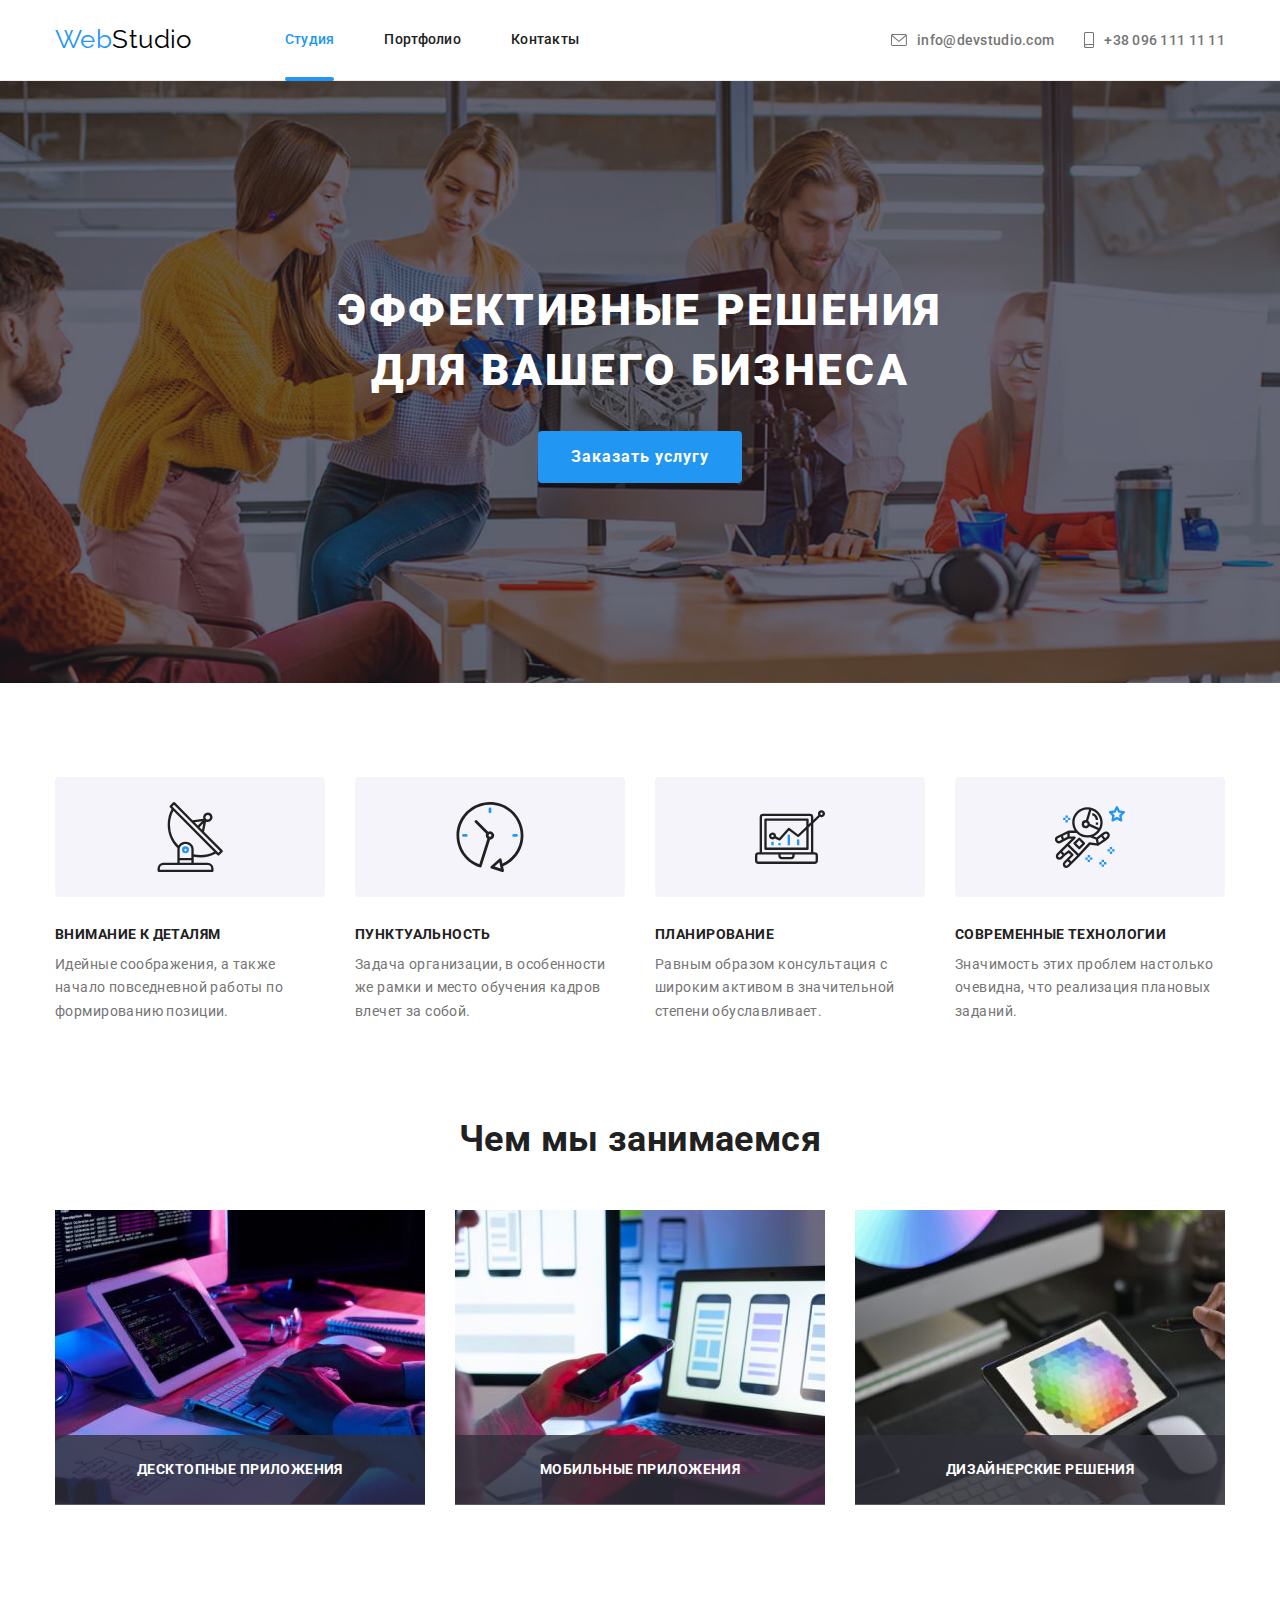
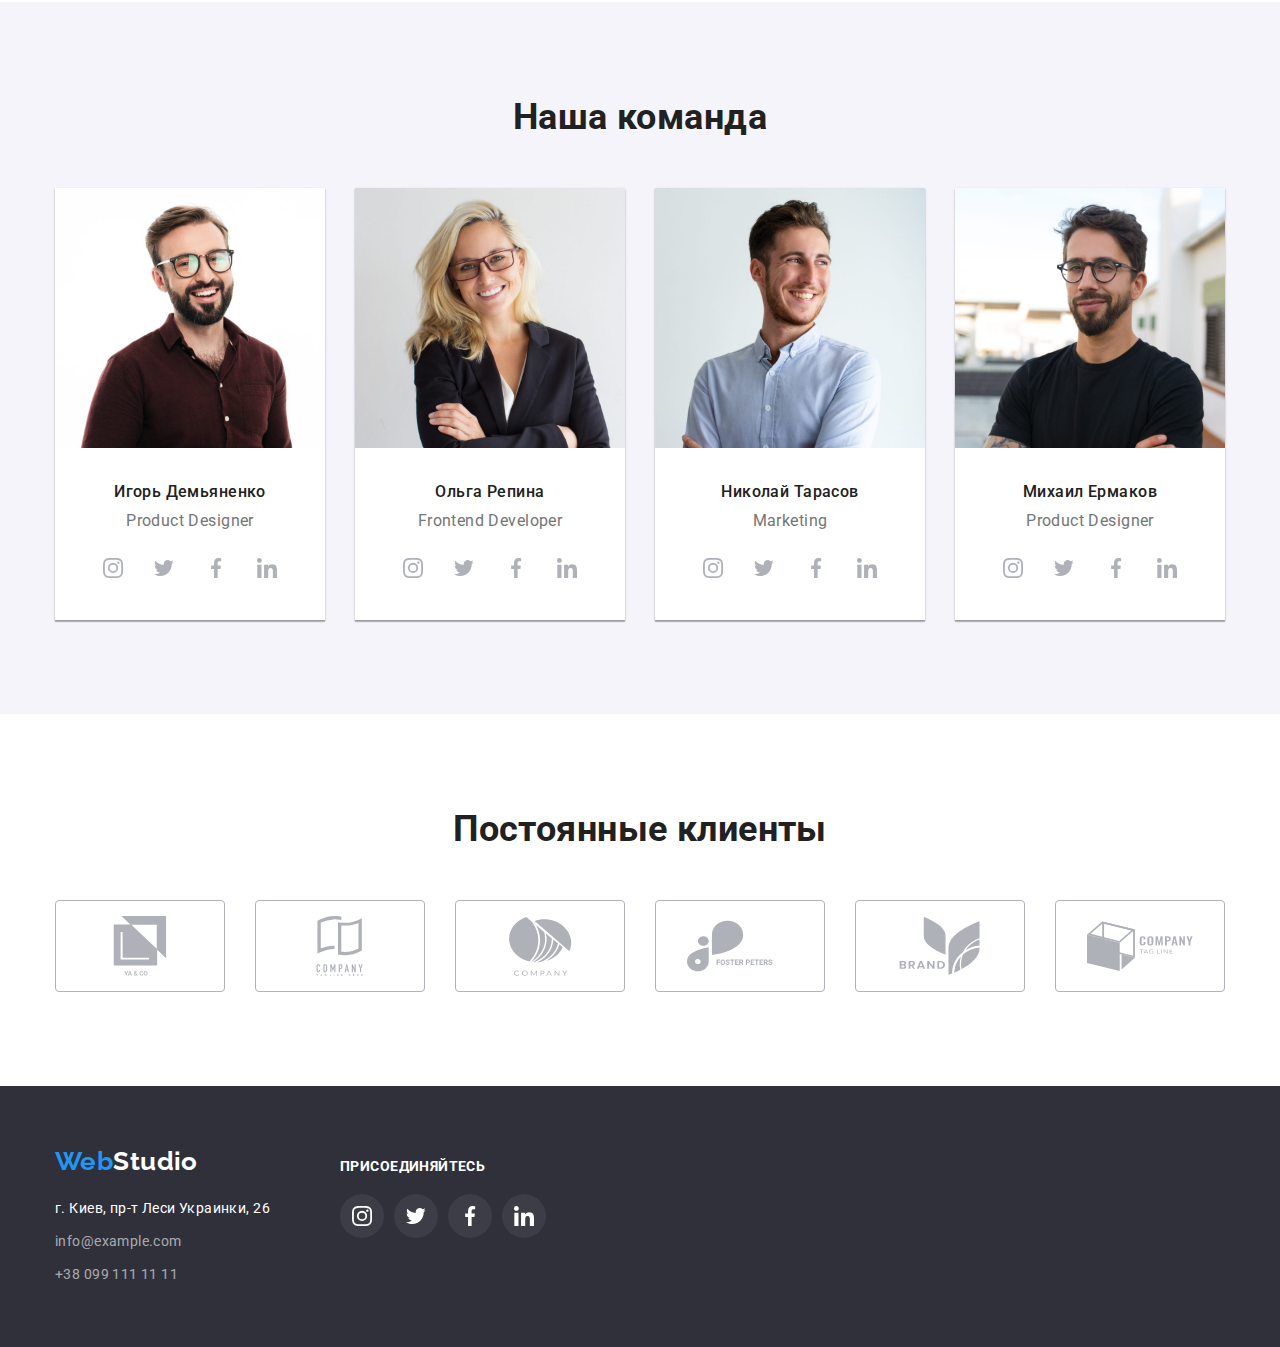
<file: index.html>
<!DOCTYPE html>
<html lang="ru">
  <head>
    <meta charset="UTF-8" />
    <meta name="viewport" content="width=device-width, initial-scale=1.0" />
    <title>WebStudio</title>
    <link rel="preconnect" href="https://fonts.googleapis.com" />
    <link rel="preconnect" href="https://fonts.gstatic.com" crossorigin />
    <link
      href="https://fonts.googleapis.com/css2?family=Raleway:wght@700&family=Roboto:wght@400;500;700;900&display=swap"
      rel="stylesheet"
    />
    <link
      rel="stylesheet"
      href="https://cdnjs.cloudflare.com/ajax/libs/modern-normalize/1.1.0/modern-normalize.css"
      integrity="sha512-Y0MM+V6ymRKN2zStTqzQ227DWhhp4Mzdo6gnlRnuaNCbc+YN/ZH0sBCLTM4M0oSy9c9VKiCvd4Jk44aCLrNS5Q=="
      crossorigin="anonymous"
      referrerpolicy="no-referrer"
    />
    <link rel="stylesheet" href="./css/styles.css" />
  </head>
  <body>
    <!--Шапка страницы-->
    <header class="header">
      <div class="container header-nav">
        <nav class="header-nav-main">
          <a href="./index.html" class="logo" lang="en">
            <span>Web</span>Studio</a
          >
          <ul class="nav-list">
            <li class="item">
              <a class="header-nav-link current" href="./index.html">Студия</a>
            </li>
            <li class="item">
              <a class="header-nav-link" href="./portfolio.html">Портфолио</a>
            </li>
            <li class="item">
              <a class="header-nav-link" href="./contacts.html">Контакты</a>
            </li>
          </ul>
        </nav>
        <ul class="contact-list">
          <li class="contact-list-item">
            <a class="contact-link" href="mailto:info@devstudio.com">
              <svg class="contact-icon" width="16" height="12">
                <use href="./images/icons.svg#icon-envelope"></use>
              </svg>
              info@devstudio.com
            </a>
          </li>
          <li class="contact-list-item">
            <a class="contact-link" href="tel:+380961111111">
              <svg class="contact-icon" width="10" height="16">
                <use href="./images/icons.svg#icon-smartphone"></use>
              </svg>
              +38 096 111 11 11</a
            >
          </li>
        </ul>
      </div>
    </header>
    <!--Основной контент-->
    <main>
      <!--------------------------------Герой--------------------------------->
      <section class="section hero">
        <div class="container hero">
          <h1>Эффективные решения для вашего бизнеса</h1>
          <button type="button" class="hero-button" data-modal-open>
            Заказать услугу
          </button>
        </div>
      </section>
      <!------------------------------------Преимущества-------------------------->
      <section class="section benefits">
        <div class="container">
          <h2>Наши преимущества</h2>
          <ul class="benefits-list">
            <li class="benefits-item">
              <div class="benefits-icon-bg">
                <svg class="benefits-icon" width="70" height="70">
                  <use href="./images/icons.svg#icon-radar"></use>
                </svg>
              </div>
              <h3>Внимание к деталям</h3>
              <p>
                Идейные соображения, а также начало повседневной работы по
                формированию позиции.
              </p>
            </li>
            <li class="benefits-item">
              <div class="benefits-icon-bg">
                <svg class="benefits-icon" width="70" height="70">
                  <use href="./images/icons.svg#icon-clock"></use>
                </svg>
              </div>
              <h3>Пунктуальность</h3>
              <p>
                Задача организации, в особенности же рамки и место обучения
                кадров влечет за собой.
              </p>
            </li>
            <li class="benefits-item">
              <div class="benefits-icon-bg">
                <svg class="benefits-icon" width="70" height="70">
                  <use href="./images/icons.svg#icon-diagram"></use>
                </svg>
              </div>
              <h3>Планирование</h3>
              <p>
                Равным образом консультация с широким активом в значительной
                степени обуславливает.
              </p>
            </li>
            <li class="benefits-item">
              <div class="benefits-icon-bg">
                <svg class="benefits-icon" width="70" height="70">
                  <use href="./images/icons.svg#icon-astronaut"></use>
                </svg>
              </div>
              <h3>Современные технологии</h3>
              <p>
                Значимость этих проблем настолько очевидна, что реализация
                плановых заданий.
              </p>
            </li>
          </ul>
        </div>
      </section>
      <!-----------------------------Чем мы занимаемся------------------------->
      <section class="section activity">
        <div class="container">
          <h2>Чем мы занимаемся</h2>
          <ul class="activity-list">
            <li class="item">
              <img
                src="./images/box1.jpg"
                alt="Верстка сайта"
                width="370"
                height="294"
              />
              <p>Десктопные приложения</p>
            </li>
            <li class="item">
              <img
                src="./images/box2.jpg"
                alt="Адаптивная верстка для мобильных устройств"
                width="370"
                height="294"
              />
              <p>Мобильные приложения</p>
            </li>
            <li class="item">
              <img
                src="./images/box3.jpg"
                alt="Дизайн"
                width="370"
                height="294"
              />
              <p>Дизайнерские решения</p>
            </li>
          </ul>
        </div>
      </section>
      <!--Наша команда-->
      <section class="section team">
        <div class="container">
          <h2>Наша команда</h2>
          <ul class="team-list">
            <li class="item">
              <img
                src="./images/photo1.jpg"
                alt="Фото Игорь Демьяненко"
                width="270"
              />
              <div class="team-description">
                <h3>Игорь Демьяненко</h3>
                <p>Product Designer</p>
                <ul class="team-icon-list">
                  <li class="team-icon-item">
                    <a class="team-icon-link" href="">
                      <svg class="team-icon" width="20" height="20">
                        <use href="./images/icons.svg#icon-instagram"></use>
                      </svg>
                    </a>
                  </li>

                  <li class="team-icon-item">
                    <a class="team-icon-link" href="">
                      <svg class="team-icon" width="20" height="20">
                        <use href="./images/icons.svg#icon-twitter"></use>
                      </svg>
                    </a>
                  </li>

                  <li class="team-icon-item">
                    <a class="team-icon-link" href="">
                      <svg class="team-icon" width="20" height="20">
                        <use href="./images/icons.svg#icon-facebook"></use>
                      </svg>
                    </a>
                  </li>

                  <li class="team-icon-item">
                    <a class="team-icon-link" href="">
                      <svg class="team-icon" width="20" height="20">
                        <use href="./images/icons.svg#icon-linkedin"></use>
                      </svg>
                    </a>
                  </li>
                </ul>
              </div>
            </li>
            <li class="item">
              <img
                src="./images/photo2.jpg"
                alt="Фото Ольга Репина"
                width="270"
              />
              <div class="team-description">
                <h3>Ольга Репина</h3>
                <p>Frontend Developer</p>
                <ul class="team-icon-list">
                  <li class="team-icon-item">
                    <a class="team-icon-link" href="">
                      <svg class="team-icon" width="20" height="20">
                        <use href="./images/icons.svg#icon-instagram"></use>
                      </svg>
                    </a>
                  </li>

                  <li class="team-icon-item">
                    <a class="team-icon-link" href="">
                      <svg class="team-icon" width="20" height="20">
                        <use href="./images/icons.svg#icon-twitter"></use>
                      </svg>
                    </a>
                  </li>

                  <li class="team-icon-item">
                    <a class="team-icon-link" href="">
                      <svg class="team-icon" width="20" height="20">
                        <use href="./images/icons.svg#icon-facebook"></use>
                      </svg>
                    </a>
                  </li>

                  <li class="team-icon-item">
                    <a class="team-icon-link" href="">
                      <svg class="team-icon" width="20" height="20">
                        <use href="./images/icons.svg#icon-linkedin"></use>
                      </svg>
                    </a>
                  </li>
                </ul>
              </div>
            </li>
            <li class="item">
              <img
                src="./images/photo3.jpg"
                alt="Фото Николай Тарасов"
                width="270"
              />
              <div class="team-description">
                <h3>Николай Тарасов</h3>
                <p>Marketing</p>
                <ul class="team-icon-list">
                  <li class="team-icon-item">
                    <a class="team-icon-link" href="">
                      <svg class="team-icon" width="20" height="20">
                        <use href="./images/icons.svg#icon-instagram"></use>
                      </svg>
                    </a>
                  </li>

                  <li class="team-icon-item">
                    <a class="team-icon-link" href="">
                      <svg class="team-icon" width="20" height="20">
                        <use href="./images/icons.svg#icon-twitter"></use>
                      </svg>
                    </a>
                  </li>

                  <li class="team-icon-item">
                    <a class="team-icon-link" href="">
                      <svg class="team-icon" width="20" height="20">
                        <use href="./images/icons.svg#icon-facebook"></use>
                      </svg>
                    </a>
                  </li>

                  <li class="team-icon-item">
                    <a class="team-icon-link" href="">
                      <svg class="team-icon" width="20" height="20">
                        <use href="./images/icons.svg#icon-linkedin"></use>
                      </svg>
                    </a>
                  </li>
                </ul>
              </div>
            </li>
            <li class="item">
              <img
                src="./images/photo4.jpg"
                alt="Фото Михаил Ермаков"
                width="270"
              />
              <div class="team-description">
                <h3>Михаил Ермаков</h3>
                <p>Product Designer</p>
                <ul class="team-icon-list">
                  <li class="team-icon-item">
                    <a class="team-icon-link" href="">
                      <svg class="team-icon" width="20" height="20">
                        <use href="./images/icons.svg#icon-instagram"></use>
                      </svg>
                    </a>
                  </li>

                  <li class="team-icon-item">
                    <a class="team-icon-link" href="">
                      <svg class="team-icon" width="20" height="20">
                        <use href="./images/icons.svg#icon-twitter"></use>
                      </svg>
                    </a>
                  </li>

                  <li class="team-icon-item">
                    <a class="team-icon-link" href="">
                      <svg class="team-icon" width="20" height="20">
                        <use href="./images/icons.svg#icon-facebook"></use>
                      </svg>
                    </a>
                  </li>

                  <li class="team-icon-item">
                    <a class="team-icon-link" href="">
                      <svg class="team-icon" width="20" height="20">
                        <use href="./images/icons.svg#icon-linkedin"></use>
                      </svg>
                    </a>
                  </li>
                </ul>
              </div>
            </li>
          </ul>
        </div>
      </section>
      <!------------------- НАШИ КЛИЕНТЬ1 ----------------------->
      <section class="clients-section">
        <div class="container">
          <h2 class="clients-title">Постоянные клиенты</h2>
          <ul class="clients-list">
            <li class="clients-item">
              <a class="clients-link" href="">
                <svg class="clients-icon" width="106" height="60">
                  <use href="./images/icons.svg#icon-company1"></use>
                </svg>
              </a>
            </li>

            <li class="clients-item">
              <a class="clients-link" href="">
                <svg class="clients-icon" width="106" height="60">
                  <use href="./images/icons.svg#icon-company2"></use>
                </svg>
              </a>
            </li>

            <li class="clients-item">
              <a class="clients-link" href="">
                <svg class="clients-icon" width="106" height="60">
                  <use href="./images/icons.svg#icon-company3"></use>
                </svg>
              </a>
            </li>

            <li class="clients-item">
              <a class="clients-link" href="">
                <svg class="clients-icon" width="106" height="60">
                  <use href="./images/icons.svg#icon-company4"></use>
                </svg>
              </a>
            </li>

            <li class="clients-item">
              <a class="clients-link" href="">
                <svg class="clients-icon" width="106" height="60">
                  <use href="./images/icons.svg#icon-company5"></use>
                </svg>
              </a>
            </li>

            <li class="clients-item">
              <a class="clients-link" href="">
                <svg class="clients-icon" width="106" height="60">
                  <use href="./images/icons.svg#icon-company6"></use>
                </svg>
              </a>
            </li>
          </ul>
        </div>
      </section>
    </main>
    <!--Футер-->
    <footer class="footer-info">
      <div class="container">
        <div class="footer-flex">
          <div class="footer-adress">
            <a href="./index.html" class="logo-footer" lang="en">
              <span>Web</span>Studio</a
            >
            <address>
              <ul class="footer-list">
                <li class="item">
                  <a
                    href="https://goo.gl/maps/9nFmkoWLw5My4v6r6"
                    target="_blank"
                    rel="noopener nofollow noreferrer"
                    class="address"
                  >
                    г. Киев, пр-т Леси Украинки, 26</a
                  >
                </li>
                <li class="item">
                  <a href="mailto:info@example.com">info@example.com</a>
                </li>
                <li class="item">
                  <a href="tel:+380991111111">+38 099 111 11 11</a>
                </li>
              </ul>
            </address>
          </div>
          <!-- ------------FOOTER SOCIAL---------- -->
          <div class="footer-social-tumb">
            <p>Присоединяйтесь</p>
            <ul class="footer-social-list">
              <li class="footer-social-item">
                <a class="footer-social-link" href="">
                  <svg class="footer-social-icon" width="20" height="20">
                    <use href="./images/icons.svg#icon-instagram"></use>
                  </svg>
                </a>
              </li>

              <li class="footer-social-item">
                <a class="footer-social-link" href="">
                  <svg class="footer-social-icon" width="20" height="20">
                    <use href="./images/icons.svg#icon-twitter"></use>
                  </svg>
                </a>
              </li>

              <li class="footer-social-item">
                <a class="footer-social-link" href="">
                  <svg class="footer-social-icon" width="20" height="20">
                    <use href="./images/icons.svg#icon-facebook"></use>
                  </svg>
                </a>
              </li>

              <li class="footer-social-item">
                <a class="footer-social-link" href="">
                  <svg class="footer-social-icon" width="20" height="20">
                    <use href="./images/icons.svg#icon-linkedin"></use>
                  </svg>
                </a>
              </li>
            </ul>
          </div>
        </div>
      </div>
    </footer>
    <!--------------------- MODAL WINDOW --------------------->
    <div class="backdrop is-hidden" data-modal>
      <div class="modal">
        <button type="button" class="close-btn" data-modal-close>
          <svg class="icon-close" width="18" height="18">
            <use href="./images/icons.svg#close"></use>
          </svg>
        </button>
      </div>
    </div>
    <script src="./js/modal.js"></script>
  </body>
</html>
</file>
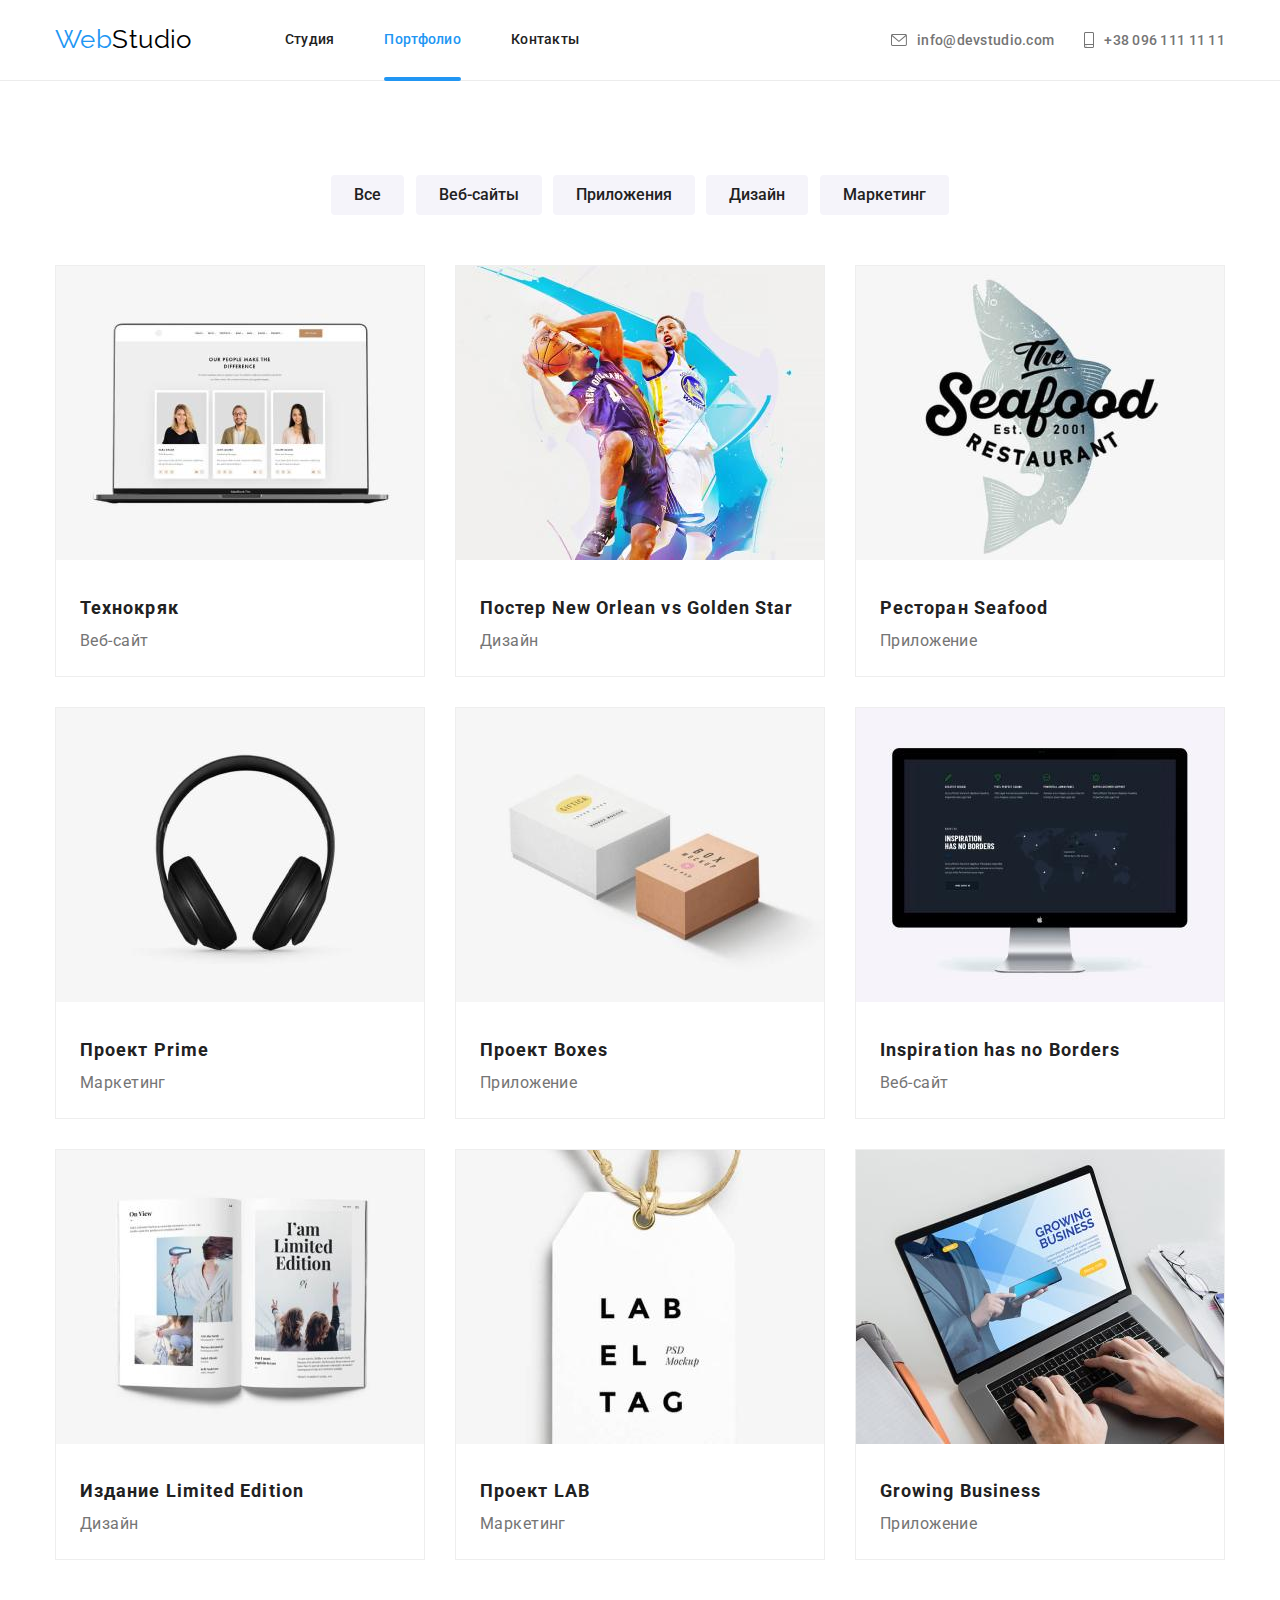
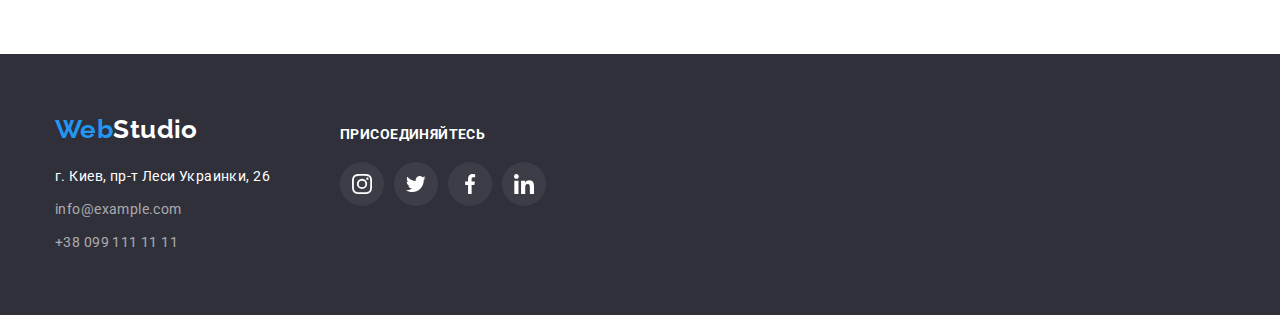
<file: portfolio.html>
<!DOCTYPE html>
<html lang="ru">
  <head>
    <meta charset="UTF-8" />
    <meta name="viewport" content="width=device-width, initial-scale=1.0" />
    <title>WebStudio</title>
    <link rel="preconnect" href="https://fonts.googleapis.com" />
    <link rel="preconnect" href="https://fonts.gstatic.com" crossorigin />
    <link
      href="https://fonts.googleapis.com/css2?family=Raleway:wght@700&family=Roboto:wght@400;500;700;900&display=swap"
      rel="stylesheet"
    />
    <link
      rel="stylesheet"
      href="https://cdnjs.cloudflare.com/ajax/libs/modern-normalize/1.1.0/modern-normalize.css"
      integrity="sha512-Y0MM+V6ymRKN2zStTqzQ227DWhhp4Mzdo6gnlRnuaNCbc+YN/ZH0sBCLTM4M0oSy9c9VKiCvd4Jk44aCLrNS5Q=="
      crossorigin="anonymous"
      referrerpolicy="no-referrer"
    />
    <link rel="stylesheet" href="./css/styles.css" />
  </head>
  <body>
    <!--Шапка страницы-->
    <header class="header">
      <div class="container header-nav">
        <nav class="header-nav-main">
          <a href="./index.html" class="logo" lang="en">
            <span>Web</span>Studio</a
          >
          <ul class="nav-list">
            <li class="item">
              <a class="header-nav-link" href="./index.html">Студия</a>
            </li>
            <li class="item">
              <a class="header-nav-link current" href="./portfolio.html"
                >Портфолио</a
              >
            </li>
            <li class="item">
              <a class="header-nav-link" href="./contacts.html">Контакты</a>
            </li>
          </ul>
        </nav>
        <ul class="contact-list">
          <li class="contact-list-item">
            <a class="contact-link" href="mailto:info@devstudio.com">
              <svg class="contact-icon" width="16" height="12">
                <use href="./images/icons.svg#icon-envelope"></use>
              </svg>
              info@devstudio.com
            </a>
          </li>
          <li class="contact-list-item">
            <a class="contact-link" href="tel:+380961111111">
              <svg class="contact-icon" width="10" height="16">
                <use href="./images/icons.svg#icon-smartphone"></use>
              </svg>
              +38 096 111 11 11</a
            >
          </li>
        </ul>
      </div>
    </header>

    <!----------------------- ОСНОВНИЙ КОНТЕНТ------------------------ -->
    <main>
      <section class="section">
        <div class="container">
          <h1 class="title-portfolio">Наши работы</h1>
          <ul class="button-list-portfolio">
            <li class="item"><button type="button">Все</button></li>
            <li class="item"><button type="button">Веб-сайты</button></li>
            <li class="item"><button type="button">Приложения</button></li>
            <li class="item"><button type="button">Дизайн</button></li>
            <li class="item"><button type="button">Маркетинг</button></li>
          </ul>

          <ul class="works-portfolio">
            <li class="portfolio-item">
              <div class="tumb">
                <img
                  src="./images/work1.jpg"
                  alt="Веб-сайт Технокряк"
                  width="370"
                />
                <div class="portfolio-overlay">
                  <p class="portfolio-overlay-text">
                    Ресурс предлагает комплексные предложения с разным уровнем
                    функционала и сервисов. Все это позволит посетителю получить
                    исчерпывающие сведения о компании или частном лице.
                  </p>
                </div>
              </div>
              <div class="card-description">
                <h2>Технокряк</h2>
                <p>Веб-сайт</p>
              </div>
            </li>

            <li class="portfolio-item">
              <div class="tumb">
                <img
                  src="./images/work2.jpg"
                  alt="Постер New Orlean vs Golden Star"
                  width="370"
                />
                <div class="portfolio-overlay">
                  <p class="portfolio-overlay-text">
                    Ресурс предлагает комплексные предложения с разным уровнем
                    функционала и сервисов. Все это позволит посетителю получить
                    исчерпывающие сведения о компании или частном лице.
                  </p>
                </div>
              </div>

              <div class="card-description">
                <h2>Постер New Orlean vs Golden Star</h2>
                <p>Дизайн</p>
              </div>
            </li>

            <li class="portfolio-item">
              <div class="tumb">
                <img
                  src="./images/work3.jpg"
                  alt="Ресторан Seafood"
                  width="370"
                />
                <div class="portfolio-overlay">
                  <p class="portfolio-overlay-text">
                    Ресурс предлагает комплексные предложения с разным уровнем
                    функционала и сервисов. Все это позволит посетителю получить
                    исчерпывающие сведения о компании или частном лице.
                  </p>
                </div>
              </div>
              <div class="card-description">
                <h2>Ресторан Seafood</h2>
                <p>Приложение</p>
              </div>
            </li>

            <li class="portfolio-item">
              <div class="tumb">
                <img src="./images/work4.jpg" alt="Проект Prime" width="370" />
                <div class="portfolio-overlay">
                  <p class="portfolio-overlay-text">
                    Ресурс предлагает комплексные предложения с разным уровнем
                    функционала и сервисов. Все это позволит посетителю получить
                    исчерпывающие сведения о компании или частном лице.
                  </p>
                </div>
              </div>
              <div class="card-description">
                <h2>Проект Prime</h2>
                <p>Маркетинг</p>
              </div>
            </li>

            <li class="portfolio-item">
              <div class="tumb">
                <img src="./images/work5.jpg" alt="Проект Boxes" width="370" />
                <div class="portfolio-overlay">
                  <p class="portfolio-overlay-text">
                    Ресурс предлагает комплексные предложения с разным уровнем
                    функционала и сервисов. Все это позволит посетителю получить
                    исчерпывающие сведения о компании или частном лице.
                  </p>
                </div>
              </div>
              <div class="card-description">
                <h2>Проект Boxes</h2>
                <p>Приложение</p>
              </div>
            </li>

            <li class="portfolio-item">
              <div class="tumb">
                <img
                  src="./images/work6.jpg"
                  alt="Веб-сайт Inspiration has no Borders"
                  width="370"
                />
                <div class="portfolio-overlay">
                  <p class="portfolio-overlay-text">
                    Ресурс предлагает комплексные предложения с разным уровнем
                    функционала и сервисов. Все это позволит посетителю получить
                    исчерпывающие сведения о компании или частном лице.
                  </p>
                </div>
              </div>
              <div class="card-description">
                <h2>Inspiration has no Borders</h2>
                <p>Веб-сайт</p>
              </div>
            </li>

            <li class="portfolio-item">
              <div class="tumb">
                <img
                  src="./images/work7.jpg"
                  alt="Издание Limited Edition"
                  width="370"
                />
                <div class="portfolio-overlay">
                  <p class="portfolio-overlay-text">
                    Ресурс предлагает комплексные предложения с разным уровнем
                    функционала и сервисов. Все это позволит посетителю получить
                    исчерпывающие сведения о компании или частном лице.
                  </p>
                </div>
              </div>
              <div class="card-description">
                <h2>Издание Limited Edition</h2>
                <p>Дизайн</p>
              </div>
            </li>
            <li class="portfolio-item">
              <div class="tumb">
                <img src="./images/work8.jpg" alt="Проект LAB" width="370" />
                <div class="portfolio-overlay">
                  <p class="portfolio-overlay-text">
                    Ресурс предлагает комплексные предложения с разным уровнем
                    функционала и сервисов. Все это позволит посетителю получить
                    исчерпывающие сведения о компании или частном лице.
                  </p>
                </div>
              </div>

              <div class="card-description">
                <h2>Проект LAB</h2>
                <p>Маркетинг</p>
              </div>
            </li>
            <li class="portfolio-item">
              <div class="tumb">
                <img
                  src="./images/work9.jpg"
                  alt="Growing Business"
                  width="370"
                />
                <div class="portfolio-overlay">
                  <p class="portfolio-overlay-text">
                    Ресурс предлагает комплексные предложения с разным уровнем
                    функционала и сервисов. Все это позволит посетителю получить
                    исчерпывающие сведения о компании или частном лице.
                  </p>
                </div>
              </div>
              <div class="card-description">
                <h2>Growing Business</h2>
                <p>Приложение</p>
              </div>
            </li>
          </ul>
        </div>
      </section>
    </main>
    <!------------------------------Футер-------------------------->
    <footer class="footer-info">
      <div class="container">
        <div class="footer-flex">
          <div class="footer-adress">
            <a href="./index.html" class="logo-footer" lang="en">
              <span>Web</span>Studio</a
            >
            <address>
              <ul class="footer-list">
                <li class="item">
                  <a
                    href="https://goo.gl/maps/9nFmkoWLw5My4v6r6"
                    target="_blank"
                    rel="noopener nofollow noreferrer"
                    class="address"
                  >
                    г. Киев, пр-т Леси Украинки, 26</a
                  >
                </li>
                <li class="item">
                  <a href="mailto:info@example.com">info@example.com</a>
                </li>
                <li class="item">
                  <a href="tel:+380991111111">+38 099 111 11 11</a>
                </li>
              </ul>
            </address>
          </div>
          <!-- ------------FOOTER SOCIAL---------- -->
          <div class="footer-social-tumb">
            <p>Присоединяйтесь</p>
            <ul class="footer-social-list">
              <li class="footer-social-item">
                <a class="footer-social-link" href="">
                  <svg class="footer-social-icon" width="20" height="20">
                    <use href="./images/icons.svg#icon-instagram"></use>
                  </svg>
                </a>
              </li>

              <li class="footer-social-item">
                <a class="footer-social-link" href="">
                  <svg class="footer-social-icon" width="20" height="20">
                    <use href="./images/icons.svg#icon-twitter"></use>
                  </svg>
                </a>
              </li>

              <li class="footer-social-item">
                <a class="footer-social-link" href="">
                  <svg class="footer-social-icon" width="20" height="20">
                    <use href="./images/icons.svg#icon-facebook"></use>
                  </svg>
                </a>
              </li>

              <li class="footer-social-item">
                <a class="footer-social-link" href="">
                  <svg class="footer-social-icon" width="20" height="20">
                    <use href="./images/icons.svg#icon-linkedin"></use>
                  </svg>
                </a>
              </li>
            </ul>
          </div>
        </div>
      </div>
    </footer>
  </body>
</html>
</file>
<file: css/styles.css>
:root {
  --main-bg: #ffffff;
  --secondary-bg: #f5f4fa;
  --accent: #2196f3;
  --main-text: #757575;
  --title-text: #212121;
}

/* *********  Global reset **************** */
html {
  box-sizing: border-box;
}

*,
*::before,
*::after {
  box-sizing: inherit;
}

h1,
h2,
h3,
h4,
h5,
h6,
p,
ul {
  margin: 0;
  padding: 0;
}

ul {
  list-style-type: none;
}

body {
  background-color: var(--main-bg);
  color: var(--main-text);
  font-family: "Roboto", sans-serif;
  letter-spacing: 0.03em;
  font-size: 14px;
}

.container {
  width: 1200px;
  padding-left: 15px;
  padding-right: 15px;
  margin: 0 auto;
}

.section {
  padding-top: 94px;
  padding-bottom: 94px;
}

/********************** Header *****************************/
.header {
  border-bottom: 1px solid #ececec;
}

.header-nav,
.header-nav-main {
  display: flex;
  align-items: center;
}

.logo {
  color: #000000;
  text-decoration: none;
  font-family: Raleway, sans-serif;
  font-size: 26px;
  line-height: 1.2;
}

.logo span {
  color: var(--accent);
}
.current {
  color: var(--accent);
}

.nav-list {
  display: flex;
  padding-left: 0;
  font-weight: 500;
  line-height: 1.14;
  letter-spacing: 0.02em;
  margin-left: 93px;
}
.header-nav-link {
  position: relative;
  display: block;
  padding-top: 32px;
  padding-bottom: 32px;

  transition: color 250ms cubic-bezier(0.4, 0, 0.2, 1);
}

.header-nav-link.current::after {
  position: absolute;
  content: "";
  display: block;
  bottom: -1px;
  width: 100%;
  height: 4px;
  border-radius: 4px;
  background-color: var(--accent);
}

.nav-list .item + .item {
  margin-left: 50px;
}

.nav-list a {
  text-decoration: inherit;
  color: var(--title-text);
}
.nav-list .current {
  color: var(--accent);
}

.nav-list a:hover,
.contact-list a:hover,
.nav-list a:focus,
.contact-list a:focus {
  color: var(--accent);
}
.contact-list {
  display: flex;
  margin-left: auto;
  padding-left: 0;
  font-weight: 500;
  line-height: 1.14;
  letter-spacing: 0.02em;
}
.contact-list {
  gap: 30px;
}

.contact-link {
  display: inline-flex;
  padding: 32px 0px 32px;
  align-items: center;

  font-weight: 500;
  font-size: 14px;
  line-height: 16px;
  letter-spacing: 0.02em;

  transition: color 250ms cubic-bezier(0.4, 0, 0.2, 1);
}

.contact-icon {
  margin-right: 10px;
  fill: currentColor;
}

.contact-list a {
  color: inherit;
  text-decoration: inherit;
}

.nav-list .item {
  display: block;
}

/************************* MAIN ***************************/

.section.hero {
  max-width: 1600px;
  min-height: 600px;
  padding-top: 200px;
  padding-bottom: 200px;
  margin-left: auto;
  margin-right: auto;
  background-image: linear-gradient(
      to right,
      rgba(47, 48, 58, 0.4),
      rgba(47, 48, 58, 0.4)
    ),
    url("../images/hero_img.jpg");
  background-repeat: no-repeat;
  background-position: center;
  background-size: cover;
}

.hero {
  text-align: center;
}
.hero h1 {
  width: 696px;
  color: #ffffff;
  font-weight: 900;
  font-size: 44px;
  line-height: 1.36;
  letter-spacing: 0.06em;
  text-transform: uppercase;
  text-align: center;
  margin-bottom: 30px;
  margin-left: auto;
  margin-right: auto;
}
.hero-button:hover,
.hero-button:focus {
  background-color: #188ce8;
  color: #ffffff;
}
.hero-button {
  background-color: var(--accent);
  color: #ffffff;
  font-family: inherit;
  font-weight: 700;
  font-size: 16px;
  line-height: 1.87;
  letter-spacing: 0.06em;
  cursor: pointer;
  padding: 10px 32px;
  border: 1px solid transparent;
  border-radius: 4px;
}

/************************** benefits ***************************/

.benefits h2 {
  position: absolute;
  white-space: nowrap;
  width: 1px;
  height: 1px;
  overflow: hidden;
  border: 0;
  padding: 0;
  clip: rect(0 0 0 0);
  clip-path: inset(50%);
  margin: -1px;
}

.benefits h3 {
  color: var(--title-text);

  font-weight: 700;
  line-height: 1.14;
  text-transform: uppercase;
  font-size: 14px;
  margin-bottom: 10px;
}

.benefits-list {
  display: flex;
  padding-left: 0;
  line-height: 1.71;
}

/* .benefits-item::before {
  display: block;
  content: "";
  height: 120px;
  margin-bottom: 30px;
  background-color: #f5f4fa;
  border-radius: 4px;
  background-size: contain;
  background-repeat: no-repeat;
  background-position: center;
}

.benefits-list:nth-child(1)::before {
  background-image: url("../images/radar.svg");
} */
.benefits-icon-bg {
  display: flex;
  min-height: 120px;
  margin-bottom: 30px;
  background-color: #f5f4fa;
  border-radius: 4px;
  align-items: center;
  justify-content: center;
}

.benefits-item {
  width: 270px;
}

.benefits-list .benefits-item + .benefits-item {
  margin-left: 30px;
}

/******************************* activity *******************************/
.section.activity {
  padding-top: 0;
}
.activity h2 {
  color: var(--title-text);

  font-weight: 700;
  font-weight: 700;
  font-size: 36px;
  line-height: 1.17;
  text-align: center;
  margin-bottom: 50px;
}

.activity-list {
  display: flex;
}

.activity-list li {
  position: relative;
}

.activity-list p {
  position: absolute;
  display: flex;
  align-items: center;
  justify-content: center;

  width: 100%;
  height: 70px;
  bottom: 3px;
  left: 0;

  font-family: "Roboto";
  font-weight: 700;
  font-size: 14px;
  font-weight: 700;
  line-height: 1.14;
  text-align: center;

  letter-spacing: 0.03em;
  text-transform: uppercase;

  color: #ffffff;

  background-color: rgba(47, 48, 58, 0.8);
}

.activity-list .item + .item {
  margin-left: 30px;
}

/********************************** team *********************************/
.team {
  background-color: var(--secondary-bg);
}
.team h2 {
  color: var(--title-text);
  font-weight: 700;
  font-size: 36px;
  line-height: 1.17;
  text-align: center;
  margin-bottom: 50px;
}
.team h3 {
  color: var(--title-text);
  font-weight: 500;
  font-size: 16px;
  line-height: 1.19;
  text-align: center;
  margin-bottom: 10px;
}

.team-list {
  display: flex;
  padding-left: 0;
  font-size: 16px;
  line-height: 1.19;
  text-align: center;
}

.team-list .item + .item {
  margin-left: 30px;
}

.team-list .item {
  background-color: #ffffff;
  box-shadow: 0px 1px 3px rgba(0, 0, 0, 0.12), 0px 1px 1px rgba(0, 0, 0, 0.14),
    0px 2px 1px rgba(0, 0, 0, 0.2);
}

.team-description {
  padding: 30px 0px;
}

/***********************TEAM social icons************************* */

.team-icon-list {
  display: flex;
  padding: 0px 32px;
  margin-top: 16px;
  list-style: none;
  justify-content: space-around;
  align-items: center;
}

.team-icon-item {
  width: 44px;
  height: 44px;
}

.team-icon-link {
  width: 44px;
  height: 44px;
  display: block;
  border-radius: 50%;
  color: #afb1b8;
  background-color: #ffffff;
  transition: color 250ms cubic-bezier(0.4, 0, 0.2, 1),
    background-color 250ms cubic-bezier(0.4, 0, 0.2, 1);
}

.team-icon-link:hover,
.team-icon-link:focus {
  color: #ffffff;
  background-color: var(--accent);
}

.team-icon {
  margin-top: 12px;
  fill: currentColor;
}

/* ************************** OUR CLIENTS************************/

.clients-section {
  padding-top: 94px;
  padding-bottom: 94px;
}

.clients-section h2 {
  margin-bottom: 50px;
  color: var(--title-text);
  font-weight: 700;
  font-size: 36px;
  line-height: 1.17;
  text-align: center;
}

.clients-list {
  display: flex;
  list-style: none;
  justify-content: space-between;
  align-items: center;
  padding: 0;
  margin: 0;
}

.clients-item {
  width: 170px;
  height: 92px;
}

.clients-item:not(:last-child) {
  margin-right: 30px;
}
.clients-item:hover,
.clients-item:focus {
  color: var(--accent);
  border-color: var(--accent);
}

.clients-link {
  width: 170px;
  height: 92px;
  display: block;
  border: 1px solid #afb1b8;
  border-radius: 4px;
  color: #afb1b8;
  background-color: #fff;
  display: flex;
  align-items: center;
  justify-content: center;
  transition: color 250ms cubic-bezier(0.4, 0, 0.2, 1);
}

.clients-link:hover,
.clients-link:focus {
  color: var(--accent);
  border-color: var(--accent);
}

.clients-icon {
  fill: currentColor;
}

/*************************** footer *****************************/
footer {
  background-color: #2f303a;
}

.footer-info {
  padding-top: 60px;
  padding-bottom: 60px;
}

.logo-footer {
  color: #ffffff;
  text-decoration: inherit;
  font-family: Raleway;
  font-weight: 700;
  font-size: 26px;
  line-height: 1.19;
}

.logo-footer span {
  color: var(--accent);
}

.footer-list {
  padding-left: 0;
  line-height: 1.71;
  margin-top: 20px;
}
.footer-list .item + .item {
  margin-top: 9px;
}

.footer-list a {
  color: rgba(255, 255, 255, 0.6);
  text-decoration: inherit;
  font-family: inherit;
  font-style: normal;
  transition: color 250ms cubic-bezier(0.4, 0, 0.2, 1);
}
.footer-list .address {
  color: #ffffff;
}
.footer-list a:hover,
.footer-list a:focus {
  color: var(--accent);
}

/* ******************************** FOOTER SOCIAL ICONS **************** */

.footer-flex {
  display: flex;
  margin: 0;
  padding: 0;
  list-style: none;
}
.footer-social-tumb {
  margin-top: 12px;
  margin-left: 70px;
  width: 206px;
}
.footer-social-tumb p {
  margin-bottom: 20px;
  font-weight: 700;
  font-size: 14px;
  line-height: 16px;
  text-transform: uppercase;
  color: var(--main-bg);
}

.footer-social-list {
  display: flex;
  padding: 0;
  margin-top: 0;
  list-style: none;
  justify-content: space-between;
  align-items: center;
}

.footer-social-item {
  width: 44px;
  height: 44px;
}

.footer-social-link {
  width: 44px;
  height: 44px;
  display: block;
  border-radius: 50%;
  color: #ffffff;
  background-color: #ffffff10;
  transition: color 250ms cubic-bezier(0.4, 0, 0.2, 1),
    background-color 250ms cubic-bezier(0.4, 0, 0.2, 1);
}

.footer-social-link:hover,
.footer-social-link:focus {
  color: #ffffff;
  background-color: var(--accent);
}

.footer-social-icon {
  margin: 12px 0px 0px 12px;
  fill: currentColor;
}
/* ******************************** PORTFOLIO ************************** */
/*********************************** PAGE ****************************** */
.title-portfolio {
  display: none;
}

.button-list-portfolio {
  padding-left: 0;
  text-align: center;
  margin-bottom: 50px;
}
.button-list-portfolio .item + .item {
  margin-left: 8px;
}

.button-list-portfolio button {
  border-radius: 4px;
  border: 1px solid transparent;
  cursor: pointer;

  background-color: #f5f4fa;
  color: var(--title-text);
  font-family: inherit;
  font-weight: 500;
  font-size: 16px;
  line-height: 1.62;
  text-align: center;
  padding: 6px 22px;
  transition: color 250ms cubic-bezier(0.4, 0, 0.2, 1),
    background-color 250ms cubic-bezier(0.4, 0, 0.2, 1),
    box-shadow 250ms cubic-bezier(0.4, 0, 0.2, 1);
}
.button-list-portfolio li {
  list-style-type: none;
  display: inline;
}

.button-list-portfolio button:hover,
.button-list-portfolio button:focus {
  color: #ffffff;
  background-color: var(--accent);
  box-shadow: 0px 1px 3px rgba(0, 0, 0, 0.12), 0px 1px 1px rgba(0, 0, 0, 0.14),
    0px 2px 1px rgba(0, 0, 0, 0.2);
}

.works-portfolio {
  display: flex;
  flex-wrap: wrap;
}

.portfolio-item {
  width: calc((100% - 2 * 15px) / 3);
}

.works-portfolio h1 {
  display: none;
}
.works-portfolio li {
  list-style-type: none;
  color: var(--main-text);
  font-size: 16px;
  line-height: 1.87;
}
.works-portfolio h2 {
  color: var(--title-text);
  font-weight: 700;
  font-size: 18px;
  line-height: 2;
  letter-spacing: 0.06em;
}

.portfolio-item {
  border: 1px solid #eeeeee;
  width: 370px;
  transition: box-shadow 250ms cubic-bezier(0.4, 0, 0.2, 1);
}

.portfolio-item {
  margin-bottom: 30px;
  margin-right: 30px;
}
.tumb {
  position: relative;
  overflow: hidden;
}

.portfolio-item:nth-last-child(-n + 3) {
  margin-bottom: 0px;
}
.portfolio-item:nth-child(3n) {
  margin-right: 0px;
}

.portfolio-item:hover,
.portfolio-item:focus {
  box-shadow: 0px 1px 3px rgba(0, 0, 0, 0.12), 0px 1px 1px rgba(0, 0, 0, 0.14),
    0px 2px 1px rgba(0, 0, 0, 0.2);
}

.portfolio-item:hover .portfolio-overlay {
  transform: translateY(0);
}

.card-description {
  padding: 20px 24px;
}

.portfolio-overlay {
  position: absolute;
  display: inline-block;
  content: "";
  width: 100%;
  height: 100%;
  top: 0;
  left: 0;
  background-color: rgba(33, 150, 243, 0.9);
  transform: translateY(100%);
  transition: transform 250ms cubic-bezier(0.4, 0, 0.2, 1);
}
.portfolio-overlay-text {
  position: absolute;
  top: 0;
  left: 0;
  padding: 63px 24px;
  font-family: "Roboto";
  font-weight: 400;
  font-size: 18px;
  line-height: 1.56;

  letter-spacing: 0.03em;

  color: #ffffff;
}

/* ****************** MODAL WINDOW *************************/
.backdrop {
  display: flex;
  align-items: center;
  justify-content: center;
  position: fixed;
  top: 0;
  left: 0;
  width: 100vw;
  height: 100vh;
  background-color: rgba(0, 0, 0, 0.5);
  transition: opacity 250ms cubic-bezier(0.4, 0, 0.2, 1),
    visibility 250ms cubic-bezier(0.4, 0, 0.2, 1);
}
.is-hidden {
  opacity: 0;
  pointer-events: none;
  visibility: hidden;
}
.backdrop.is-hidden .modal {
  transform: scale(2);
}

.modal {
  position: absolute;
  width: 528px;
  height: 581px;
  background-color: #ffffff;
  border-radius: 4px;
  transform: scale(1);
  transition: transform 250ms cubic-bezier(0.4, 0, 0.2, 1);
  box-shadow: 0px 1px 3px rgba(0, 0, 0, 0.12), 0px 1px 1px rgba(0, 0, 0, 0.14),
    0px 2px 1px rgba(0, 0, 0, 0.2);
}

.close-btn {
  position: absolute;
  display: inline-flex;
  align-items: center;
  justify-content: center;
  width: 30px;
  height: 30px;
  right: 8px;
  top: 8px;
  padding: 6px 6px;
  background-color: transparent;
  /* background-image: url(/images/close.svg);
  background-size: contain;
  background-repeat: no-repeat;
  background-position: 50% 50%; */
  border-radius: 50%;
  border: 1px solid rgba(0, 0, 0, 0.1);
  cursor: pointer;
}

/* .icon-close {
  position: absolute;
  top: 0;
  left: 0;
} */
</file>
